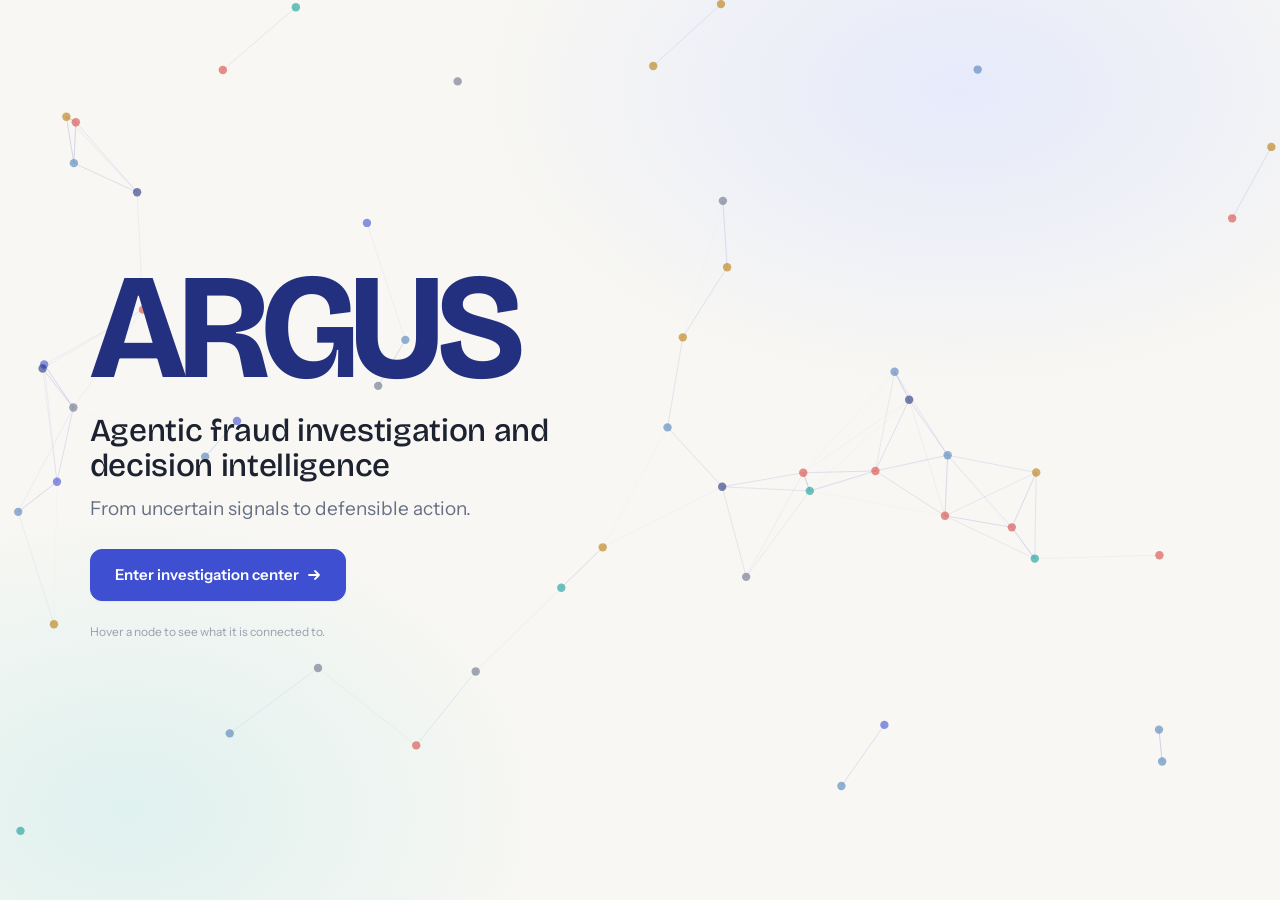
<file: frontend/index.html>
<!DOCTYPE html>
<html lang="en">
<head>
<meta charset="utf-8">
<meta name="viewport" content="width=device-width, initial-scale=1, viewport-fit=cover">
<title>ARGUS: Agentic fraud investigation</title>
<link rel="preconnect" href="https://fonts.googleapis.com">
<link rel="preconnect" href="https://fonts.gstatic.com" crossorigin>
<link href="https://fonts.googleapis.com/css2?family=Bricolage+Grotesque:opsz,wght@12..96,500;12..96,700&family=Instrument+Sans:wght@400;500;600&display=swap" rel="stylesheet">
<link rel="stylesheet" href="assets/app.css">
</head>
<body>
<div id="cur-dot"><i></i></div><div id="cur-ring"><span></span></div>

<section id="landing" aria-label="ARGUS introduction">
  <canvas id="lcv"></canvas>
  <div class="ltip" id="ltip"></div>
  <div class="lc">
    <div class="wm">ARGUS</div>
    <h1>Agentic fraud investigation and decision intelligence</h1>
    <p>From uncertain signals to defensible action.</p>
    <button class="btn primary lg mag" id="enter">Enter investigation center <svg width="14" height="14" viewBox="0 0 14 14"><path d="M2 7h10M8 3l4 4-4 4" fill="none" stroke="currentColor" stroke-width="1.8" stroke-linecap="round" stroke-linejoin="round"/></svg></button>
    <div class="hint">Hover a node to see what it is connected to.</div>
  </div>
</section>

<div id="app" hidden>
  <header class="top">
    <div class="wmk"><svg width="26" height="26" viewBox="0 0 26 26" aria-hidden="true"><circle cx="13" cy="13" r="11" fill="none" stroke="#3F4FD1" stroke-width="2"/><circle cx="13" cy="13" r="4" fill="#0F9C96"/><path d="M13 2v5M13 19v5M2 13h5M19 13h5" stroke="#3F4FD1" stroke-width="2" stroke-linecap="round"/></svg>ARGUS <small>Investigation Center</small></div>
    <nav id="nav" aria-label="Main">
      <button data-v="center">Command center</button>
      <button data-v="case">Investigation</button>
      <button data-v="memory">Case memory</button>
      <button data-v="policy">Policy</button>
      <button data-v="bench">Benchmark</button>
      <button data-v="report">Report</button>
    </nav>
    <div class="sys"><span class="dotg"></span><span class="txt">System operational</span>
      <button class="bell" id="bell" aria-label="Approvals waiting"><svg width="16" height="16" viewBox="0 0 16 16"><path d="M8 2a4 4 0 0 0-4 4v2.5L2.8 11h10.4L12 8.5V6a4 4 0 0 0-4-4zM6.5 13a1.5 1.5 0 0 0 3 0" fill="none" stroke="currentColor" stroke-width="1.4" stroke-linecap="round" stroke-linejoin="round"/></svg><i id="bellN">0</i></button>
      <button class="avatar" id="avatar" aria-label="Account">AN</button></div>
  </header>
  <main>
    <section class="view" id="v-center"></section>
    <section class="view" id="v-case">
      <div class="card chead" id="chead">
        <div class="t"><small>Fraud investigation</small><h2 id="hId"></h2></div>
        <div class="hm"><small>Risk</small><b id="hRisk" data-v="0">0</b></div>
        <div class="hm"><small>Confidence</small><b id="hConf" data-v="0">0%</b></div>
        <div class="hm"><small>Uncertainty</small><b id="hUnc">High</b></div>
        <div class="hm"><small>Status</small><span class="chip" id="hStat"></span></div>
        <button class="btn sm" id="hRep">View case report</button>
      </div>
      <div class="ws">
        <aside class="colL">
          <div class="card sec"><h3>Case timeline</h3><ul class="tl" id="tl"></ul></div>
          <div class="card sec"><details open><summary>Agent activity</summary><ul class="act" id="act"></ul></details></div>
        </aside>
        <div class="card gcard" id="gcard">
          <canvas id="gcv" aria-label="Relationship graph of the case"></canvas>
          <div class="legend" id="legend"></div>
          <div class="gnote" id="gnote"></div>
          <div class="ncard" id="ncard"></div>
          <div class="gtool">
            <div class="dp"><b><span>Relationship depth</span><span id="dpv">1</span></b><input type="range" id="dp" min="1" max="4" step="1" value="1" aria-label="Relationship depth"><div class="ticks"><span>1</span><span>2</span><span>3</span><span>4</span></div></div>
            <div class="zb"><button id="zi" aria-label="Zoom in">+</button><button id="zo" aria-label="Zoom out">−</button><button id="zr" aria-label="Reset view" style="width:auto;padding:0 10px;font-size:12px">Reset</button></div>
          </div>
        </div>
        <aside class="colR">
          <div class="card agent">
            <div class="ag-h"><b>Investigation agent</b><span class="live" id="live">Working</span></div>
            <div class="ag-b"><small>Current objective</small><div>Determine whether the available evidence supports intervention.</div></div>
            <div class="ag-b"><small>Current assessment</small>
              <div class="assess">
                <div class="radial"><svg viewBox="0 0 118 118"><circle class="bg" cx="59" cy="59" r="52"/><circle class="fg" id="rfg" cx="59" cy="59" r="52"/></svg><div><b id="rconf" data-v="0">0%</b><small>Confidence</small></div></div>
                <div><div class="kv"><small>Risk</small><b id="aRisk" data-v="0">0</b></div><div class="kv"><small>Uncertainty</small><b id="aUnc" data-v="100">100%</b></div><div class="kv"><small>Recommendation</small></div><div id="aRec" style="font-weight:600;font-size:13px;margin-top:-2px">Gathering signals</div></div>
              </div>
              <div class="ubar"><div class="lb"><span>Low uncertainty</span><span>High</span></div><div class="tr"><i id="uMark" style="left:100%"></i></div></div>
            </div>
            <div class="ag-b"><small>Findings</small><ul class="flist" id="fnd"></ul></div>
            <div id="gapWrap"></div>
            <div class="slot" id="slot"></div>
          </div>
        </aside>
      </div>
      <div class="card dock" id="dock">
        <div class="dock-h" id="dtabs" role="tablist">
          <button data-t="ev" class="on">Evidence</button><button data-t="fi">Findings</button><button data-t="pc">Prior cases</button><button data-t="po">Policy</button><button data-t="de">Decision</button>
          <button class="btn sm ghost tg" id="dtg">Collapse</button>
        </div>
        <div class="dock-b" id="dbody"></div>
      </div>
    </section>
    <section class="view" id="v-memory"></section>
    <section class="view" id="v-policy"></section>
    <section class="view" id="v-bench"></section>
    <section class="view" id="v-report"></section>
  </main>
</div>
<div id="modal"></div>
<div id="toasts" aria-live="polite"></div>

<script src="assets/app.js"></script>
</body>
</html>
</file>
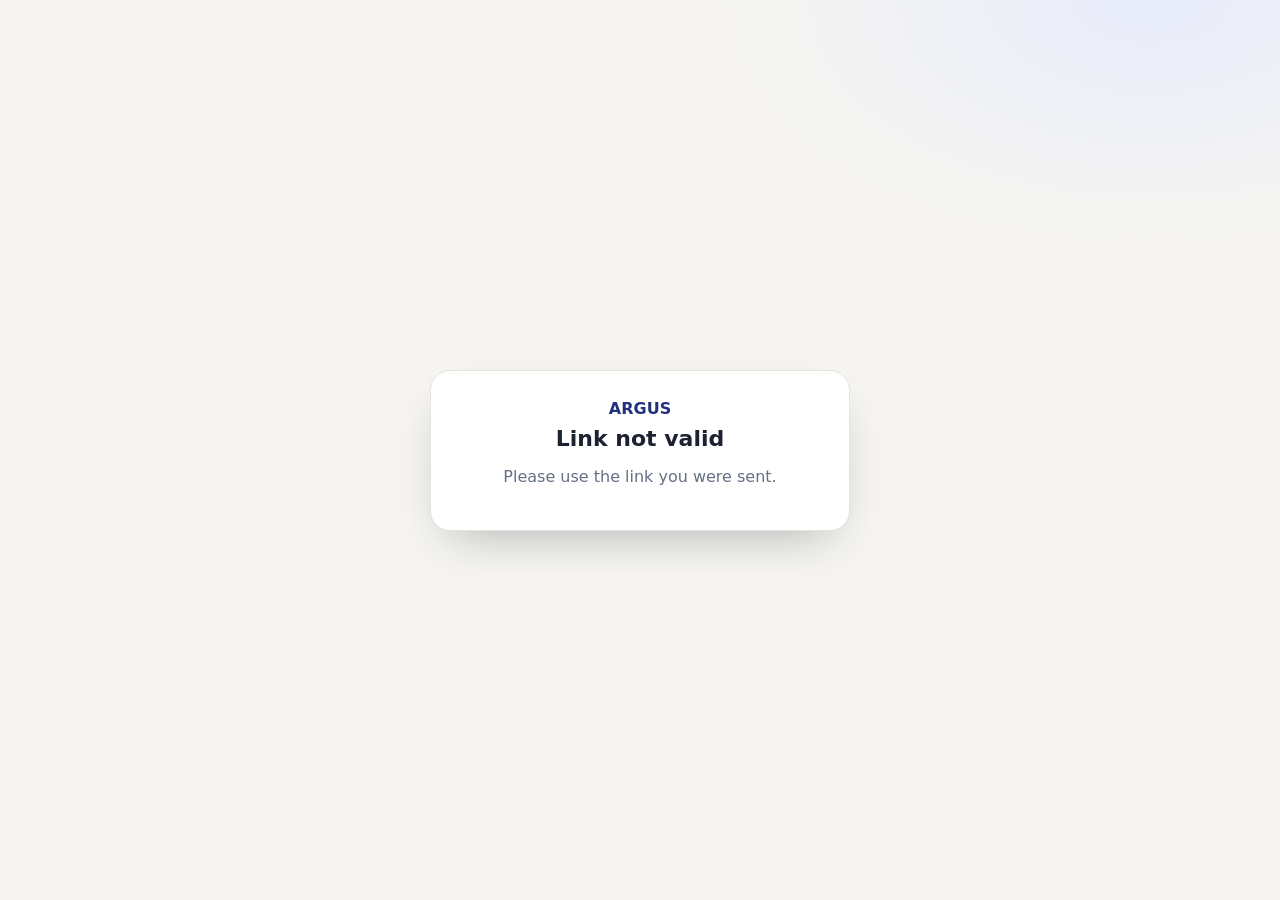
<file: frontend/customer.html>
<!DOCTYPE html>
<html lang="en">
<head>
<meta charset="utf-8">
<meta name="viewport" content="width=device-width, initial-scale=1">
<title>Confirm a payment</title>
<style>
:root{--ink:#1D2230;--slate:#667085;--indigo:#3F4FD1;--red:#D9463F;--line:#E5E3DC}
*{box-sizing:border-box}
body{margin:0;min-height:100vh;display:grid;place-items:center;padding:20px;font-family:'Instrument Sans','Segoe UI',system-ui,sans-serif;color:var(--ink);background:radial-gradient(700px 400px at 90% 0,#E8ECFB,transparent 60%),#F6F5F1}
.card{width:min(420px,100%);background:#fff;border:1px solid var(--line);border-radius:20px;padding:28px;box-shadow:0 20px 50px -20px rgba(29,34,48,.35);text-align:center}
small{color:var(--slate)}h1{font-size:22px;margin:8px 0}
.amt{font-size:44px;font-weight:700;letter-spacing:-.04em;margin:10px 0 4px}
dl{display:grid;grid-template-columns:auto auto;justify-content:center;gap:4px 18px;text-align:left;margin:12px 0 20px}dt{color:var(--slate)}dd{margin:0;font-weight:600}
button{display:block;width:100%;padding:13px;border-radius:12px;border:1px solid var(--line);font:600 15px inherit;cursor:pointer;margin-top:10px;background:#fff}
button.p{background:var(--indigo);color:#fff;border-color:var(--indigo)}button.d{background:var(--red);color:#fff;border-color:var(--red)}
.brand{font-weight:700;color:#22307F;margin-bottom:6px}
</style>
</head>
<body>
<div class="card" id="c"><div class="brand">ARGUS</div><small>Loading...</small></div>
<script>
const q=new URLSearchParams(location.search),r=q.get('r'),t=q.get('t'),c=document.getElementById('c');
const money=n=>'\u20B9'+Math.round(n).toLocaleString('en-IN');
function msg(title,text){c.innerHTML=`<div class="brand">ARGUS</div><h1>${title}</h1><p style="color:#667085">${text}</p>`}
async function answer(ok){
  c.querySelectorAll('button').forEach(b=>b.disabled=true);
  const res=await fetch(`/api/evidence-requests/${r}/respond`,{method:'POST',headers:{'Content-Type':'application/json'},body:JSON.stringify({authorized:ok,token:t})});
  if(res.ok)msg('Thank you','Your answer has been sent to the fraud team.');
  else{const j=await res.json().catch(()=>({}));msg('Something went wrong',j.detail||'Please try again.')}
}
(async()=>{
  if(!r||!t)return msg('Link not valid','Please use the link you were sent.');
  const res=await fetch(`/api/evidence-requests/${r}/public?t=${encodeURIComponent(t)}`);
  if(!res.ok)return msg('Link not valid','This link is invalid or has expired.');
  const d=await res.json();
  if(d.status!=='pending')return msg('Already answered','This request has already been answered. Thank you.');
  const when=new Date(d.when).toLocaleString('en-GB',{day:'2-digit',month:'short',year:'numeric',hour:'2-digit',minute:'2-digit'});
  if(d.type==='step_up'){
    c.innerHTML=`<div class="brand">ARGUS</div><small>Step-up authentication</small><h1>Verify your identity</h1><p style="color:#667085">We noticed unusual activity on your account. Confirm it is you.</p><button class="p" id="y">Yes, it is me</button><button id="n">No, this is not me</button>`;
  }else{
    c.innerHTML=`<div class="brand">ARGUS</div><small>Transaction validation</small><h1>Did you authorize this transaction?</h1><div class="amt">${money(d.amount)}</div><dl><dt>Merchant</dt><dd>${d.merchant}</dd><dt>Date</dt><dd>${when}</dd></dl><button class="p" id="y">Yes, I authorized it</button><button class="d" id="n">No, I did not</button>`;
  }
  document.getElementById('y').onclick=()=>answer(true);document.getElementById('n').onclick=()=>answer(false);
})();
</script>
</body>
</html>
</file>
<file: frontend/assets/app.css>
:root{box-sizing:border-box;padding-top:env(safe-area-inset-top,0px);padding-bottom:env(safe-area-inset-bottom,0px);color-scheme:light;
--bg:#F6F5F1;--card:#fff;--line:#E5E3DC;--line2:#EFEDE7;--ink:#1D2230;--slate:#667085;--mute:#98A0AE;
--indigo:#3F4FD1;--indigo2:#22307F;--indigoS:#EEF0FD;--teal:#0F9C96;--tealS:#E4F5F4;
--red:#D9463F;--redS:#FDECEA;--amber:#B87A08;--amberS:#FFF3D9;--green:#1E9A62;--greenS:#E3F4EB;
--sh:0 1px 2px rgba(29,34,48,.05),0 8px 22px -10px rgba(29,34,48,.12);
--shH:0 2px 4px rgba(29,34,48,.05),0 22px 40px -16px rgba(63,79,209,.30);
--ease:cubic-bezier(.2,.8,.2,1);
--f1:'Bricolage Grotesque','Segoe UI',system-ui,sans-serif;--f2:'Instrument Sans','Segoe UI',system-ui,sans-serif}
*,*::before,*::after{box-sizing:inherit;margin:0}
html{scroll-padding-top:calc(env(safe-area-inset-top,0px) + 70px);scroll-behavior:smooth}
html,body{min-height:100%}
body{font-family:var(--f2);color:var(--ink);font-size:14px;line-height:1.45;-webkit-font-smoothing:antialiased;font-variant-numeric:tabular-nums;
background:radial-gradient(900px 520px at 88% -8%,#E8ECFB 0,transparent 62%),radial-gradient(700px 440px at -6% 4%,#E1F2F0 0,transparent 58%),var(--bg);background-attachment:fixed}
button{font:inherit;color:inherit;background:none;border:0;cursor:pointer}
select,input{font:inherit;color:inherit}
:focus-visible{outline:2px solid var(--indigo);outline-offset:2px;border-radius:6px}
[hidden]{display:none!important}
h1,h2,h3{font-family:var(--f1);font-weight:700;letter-spacing:-.02em;line-height:1.1}
small{color:var(--slate);font-size:12px}
.mute{color:var(--slate)}
/* cursor */
#cur-dot,#cur-ring{position:fixed;left:0;top:0;pointer-events:none;z-index:9999;opacity:0;transition:opacity .2s}
body.curon #cur-dot,body.curon #cur-ring{opacity:1}
#cur-dot i{position:absolute;width:6px;height:6px;margin:-3px 0 0 -3px;border-radius:50%;background:var(--indigo)}
#cur-ring span{position:absolute;left:0;top:0;width:32px;height:32px;transform:translate(-50%,-50%);border:1.5px solid rgba(63,79,209,.5);border-radius:50%;transition:width .22s var(--ease),height .22s var(--ease),background .2s,border-color .2s}
#cur-ring span::before,#cur-ring span::after{content:"";position:absolute;background:var(--red);opacity:0;transition:opacity .15s}
#cur-ring span::before{left:50%;top:-5px;bottom:-5px;width:1.5px;margin-left:-.75px}
#cur-ring span::after{top:50%;left:-5px;right:-5px;height:1.5px;margin-top:-.75px}
body[data-cur=hover] #cur-ring span{width:52px;height:52px;background:rgba(63,79,209,.08);border-color:rgba(63,79,209,.7)}
body[data-g=node] #cur-ring span{width:34px;height:34px;border-color:var(--red);background:rgba(217,70,63,.06)}
body[data-g=node] #cur-ring span::before,body[data-g=node] #cur-ring span::after{opacity:.85}
body[data-g=grab] #cur-ring span{width:44px;height:44px;border-style:dashed}
body[data-g=grabbing] #cur-ring span{width:26px;height:26px;background:rgba(63,79,209,.14)}
body.fine,body.fine *{cursor:none!important}
/* landing */
#landing{position:fixed;inset:0;z-index:60;background:radial-gradient(800px 500px at 75% 10%,#E6EAFB 0,transparent 60%),radial-gradient(700px 500px at 10% 90%,#DFF1EF 0,transparent 60%),#F8F7F3;transition:opacity .6s var(--ease),transform .6s var(--ease),filter .6s var(--ease)}
#landing.out{opacity:0;transform:scale(1.03);filter:blur(6px);pointer-events:none}
#lcv{position:absolute;inset:0;width:100%;height:100%}
.lc{position:relative;z-index:2;height:100%;display:flex;flex-direction:column;justify-content:center;padding:0 max(24px,7vw);max-width:1100px;pointer-events:none}
.lc>*{pointer-events:auto}
.lc .wm{font-family:var(--f1);font-weight:700;font-size:clamp(56px,13vw,150px);letter-spacing:-.05em;line-height:.9;color:var(--indigo2)}
.lc h1{font-size:clamp(20px,3vw,32px);font-weight:500;margin-top:18px;letter-spacing:-.01em;max-width:24ch;color:var(--ink)}
.lc p{margin-top:12px;font-size:clamp(15px,1.8vw,19px);color:var(--slate);max-width:36ch}
.lc .hint{margin-top:22px;font-size:12px;color:var(--mute)}
.ltip{position:absolute;z-index:3;background:#fff;border:1px solid var(--line);border-radius:12px;padding:10px 12px;box-shadow:var(--shH);font-size:12px;pointer-events:none;opacity:0;transform:translateY(4px);transition:opacity .15s,transform .15s;min-width:170px}
.ltip.on{opacity:1;transform:none}
.ltip b{display:block;font-size:11px;color:var(--slate);font-weight:500}
.ltip strong{font-family:var(--f1);font-size:15px}
/* buttons */
.btn{display:inline-flex;align-items:center;gap:8px;justify-content:center;padding:9px 16px;border-radius:10px;border:1px solid var(--line);background:#fff;font-weight:600;font-size:13px;box-shadow:0 1px 2px rgba(29,34,48,.05);transition:transform .2s var(--ease),box-shadow .2s var(--ease),background .2s,border-color .2s,color .2s}
.btn:hover{transform:scale(1.02);box-shadow:0 8px 18px -8px rgba(29,34,48,.25);border-color:#cfd2dc}
.btn:active{transform:scale(.99)}
.btn svg{transition:transform .2s var(--ease)}.btn:hover svg{transform:translateX(3px)}
.btn.primary{background:var(--indigo);border-color:var(--indigo);color:#fff}
.btn.primary:hover{background:#3443BC;border-color:#3443BC;box-shadow:0 12px 24px -10px rgba(63,79,209,.6)}
.btn.danger{background:var(--red);border-color:var(--red);color:#fff}
.btn.ghost{background:transparent;box-shadow:none}
.btn.lg{padding:14px 24px;font-size:15px;border-radius:12px;margin-top:26px;align-self:flex-start}
.btn.sm{padding:6px 11px;font-size:12px;border-radius:8px}
.btn[disabled]{opacity:.45;pointer-events:none}
/* header */
.top{position:sticky;top:env(safe-area-inset-top,0px);z-index:30;height:60px;display:flex;align-items:center;gap:18px;padding:0 max(16px,env(safe-area-inset-left,0px));padding-left:24px;padding-right:24px;background:rgba(246,245,241,.86);backdrop-filter:blur(14px);-webkit-backdrop-filter:blur(14px);border-bottom:1px solid var(--line)}
.wmk{display:flex;align-items:center;gap:9px;font-family:var(--f1);font-weight:700;font-size:20px;letter-spacing:-.03em;color:var(--indigo2);white-space:nowrap}
.wmk small{font-family:var(--f2);font-weight:500;letter-spacing:0;font-size:12px}
.top nav{display:flex;gap:2px;overflow-x:auto;scrollbar-width:none;flex:1}
.top nav button{padding:7px 12px;border-radius:9px;color:var(--slate);font-weight:500;white-space:nowrap;transition:background .2s,color .2s}
.top nav button:hover{background:rgba(63,79,209,.07);color:var(--ink)}
.top nav button.on{background:#fff;color:var(--indigo2);box-shadow:var(--sh)}
.sys{display:flex;align-items:center;gap:14px;font-size:12px;color:var(--slate);white-space:nowrap}
.dotg{width:8px;height:8px;border-radius:50%;background:var(--green);box-shadow:0 0 0 3px var(--greenS)}
.bell{position:relative;width:34px;height:34px;border-radius:50%;display:grid;place-items:center;border:1px solid var(--line);background:#fff}
.bell i{position:absolute;top:-3px;right:-3px;min-width:16px;height:16px;border-radius:8px;background:var(--red);color:#fff;font:600 10px/16px var(--f2);text-align:center;font-style:normal;padding:0 4px}
.avatar{width:34px;height:34px;border-radius:50%;background:var(--indigoS);color:var(--indigo2);display:grid;place-items:center;font-weight:600;font-size:12px}
/* views */
main{padding-bottom:60px}
.view{display:none;padding:24px;max-width:1520px;margin:0 auto}
.view.on{display:block;animation:vin .4s var(--ease)}
@keyframes vin{from{opacity:0;transform:translateY(12px)}}
.vh{display:flex;justify-content:space-between;align-items:flex-end;gap:16px;flex-wrap:wrap;margin-bottom:18px}
.vh h2{font-size:30px}.vh p{color:var(--slate);margin-top:6px;max-width:60ch}
.card{background:var(--card);border:1px solid var(--line);border-radius:16px;box-shadow:var(--sh)}
.pad{padding:18px}
/* metrics */
.metrics{display:grid;grid-template-columns:repeat(auto-fit,minmax(180px,1fr));gap:14px;margin-bottom:16px}
.metric{position:relative;padding:18px;overflow:hidden;transition:transform .3s var(--ease),box-shadow .3s var(--ease),border-color .3s}
.metric:hover{transform:translateY(-5px);box-shadow:var(--shH);border-color:var(--mc)}
.metric::before{content:"";position:absolute;left:0;top:0;height:3px;width:100%;background:var(--mc);opacity:0;transition:opacity .3s}
.metric:hover::before{opacity:1}
.metric .k{color:var(--slate);font-size:13px}
.metric .num{font-family:var(--f1);font-weight:700;font-size:46px;letter-spacing:-.04em;margin:8px 0 2px;transition:transform .3s var(--ease);transform-origin:left;color:var(--ink)}
.metric:hover .num{transform:scale(1.04)}
.metric .sub{font-size:12px;color:var(--mc);font-weight:500}
.metric svg{position:absolute;right:14px;bottom:14px;width:78px;height:30px;opacity:.9}
.metric svg path{fill:none;stroke:var(--mc);stroke-width:2;stroke-linecap:round;stroke-dasharray:1;stroke-dashoffset:0}
.metric:hover svg path{animation:draw 1s var(--ease)}
@keyframes draw{from{stroke-dashoffset:1}}
/* risk distribution */
.rd{padding:18px;margin-bottom:16px}
.rd-h{display:flex;justify-content:space-between;align-items:baseline;gap:10px}
.rd-h b{font-family:var(--f1);font-size:17px}.rd-h span{font-weight:600;color:var(--indigo)}
.hist{display:flex;align-items:flex-end;gap:6px;height:70px;margin:12px 0 6px}
.hist div{flex:1;border-radius:6px 6px 2px 2px;min-height:4px;transition:height .5s var(--ease),opacity .3s,background .3s;position:relative}
.hist div span{position:absolute;top:-16px;left:0;right:0;text-align:center;font-size:11px;color:var(--slate)}
input[type=range]{-webkit-appearance:none;appearance:none;width:100%;height:24px;background:transparent}
input[type=range]::-webkit-slider-runnable-track{height:6px;border-radius:3px;background:linear-gradient(90deg,#CFE9E1,#F3E3B8,#F2C4BE)}
input[type=range]::-moz-range-track{height:6px;border-radius:3px;background:linear-gradient(90deg,#CFE9E1,#F3E3B8,#F2C4BE)}
input[type=range]::-webkit-slider-thumb{-webkit-appearance:none;width:20px;height:20px;border-radius:50%;background:#fff;border:2px solid var(--indigo);margin-top:-7px;box-shadow:0 2px 8px rgba(63,79,209,.35);transition:transform .15s}
input[type=range]::-moz-range-thumb{width:16px;height:16px;border-radius:50%;background:#fff;border:2px solid var(--indigo);box-shadow:0 2px 8px rgba(63,79,209,.35)}
input[type=range]:active::-webkit-slider-thumb{transform:scale(1.15)}
input.plain::-webkit-slider-runnable-track{background:var(--line)}input.plain::-moz-range-track{background:var(--line)}
.scale{display:flex;justify-content:space-between;font-size:12px;color:var(--slate)}
/* filters */
.filters{display:flex;flex-wrap:wrap;gap:10px;align-items:center;margin-bottom:16px}
.sel{position:relative}
.sel select{-webkit-appearance:none;appearance:none;padding:8px 30px 8px 12px;border-radius:10px;border:1px solid var(--line);background:#fff url("data:image/svg+xml,%3Csvg xmlns='http://www.w3.org/2000/svg' width='10' height='6'%3E%3Cpath d='M1 1l4 4 4-4' fill='none' stroke='%23667085' stroke-width='1.6'/%3E%3C/svg%3E") no-repeat right 11px center;font-weight:500;font-size:13px;max-width:200px}
.range{display:flex;align-items:center;gap:10px;padding:4px 14px;background:#fff;border:1px solid var(--line);border-radius:10px;min-width:230px}
.range span{white-space:nowrap;font-size:13px;font-weight:500}
.range input{min-width:90px}
.count{margin-left:auto;color:var(--slate);font-size:13px}
/* case cards */
.cgrid{display:grid;grid-template-columns:repeat(auto-fill,minmax(270px,1fr));gap:14px}
.ccard{position:relative;padding:16px;background:#fff;border:1px solid var(--line);border-radius:16px;box-shadow:var(--sh);transition:transform .3s var(--ease),box-shadow .3s var(--ease),border-color .3s;animation:vin .4s var(--ease) backwards}
.ccard:hover,.ccard:focus-visible{transform:translateY(-6px);box-shadow:var(--shH);border-color:var(--cc)}
.ccard.high{--cc:var(--red)}.ccard.med{--cc:var(--amber)}.ccard.low{--cc:var(--green)}
.cc-top{display:flex;justify-content:space-between;align-items:center}
.cc-top b{font-family:var(--f1);font-size:19px;letter-spacing:-.02em}
.gauge{position:relative;width:44px;height:44px}
.gauge svg{width:44px;height:44px;transform:rotate(-90deg)}
.gauge circle{fill:none;stroke-width:4}
.gauge .bg{stroke:var(--line2)}.gauge .fg{stroke:var(--cc);stroke-linecap:round;stroke-dasharray:106.8;transition:stroke-dashoffset .8s var(--ease)}
.gauge span{position:absolute;inset:0;display:grid;place-items:center;font-weight:600;font-size:13px;color:var(--cc)}
.cc-tag{font-size:12px;font-weight:600;color:var(--cc);margin-top:2px}
.ccard p{margin:10px 0 12px;min-height:38px}
.ev{display:flex;align-items:center;gap:9px;font-size:12px;color:var(--slate)}
.ev i{flex:1;height:6px;background:var(--line2);border-radius:3px;overflow:hidden}
.ev u{display:block;height:100%;width:0;background:linear-gradient(90deg,var(--teal),var(--indigo));border-radius:3px;transition:width .8s var(--ease)}
.ev em{font-style:normal;font-weight:600;color:var(--ink)}
.cc-foot{display:flex;align-items:center;gap:8px;margin-top:14px;flex-wrap:wrap;min-height:30px}
.cc-foot .open{margin-left:auto;padding:6px 12px;border-radius:8px;background:var(--indigo);color:#fff;font-weight:600;font-size:12px;opacity:0;transform:translateY(6px);transition:opacity .25s,transform .25s var(--ease)}
.ccard:hover .open,.ccard:focus-visible .open{opacity:1;transform:none}
@media (hover:none){.cc-foot .open{opacity:1;transform:none}}
.bm{font-size:11px;color:var(--teal);background:var(--tealS);padding:2px 8px;border-radius:20px;font-weight:600}
.chip{display:inline-flex;align-items:center;gap:6px;padding:3px 10px;border-radius:20px;font-size:12px;font-weight:600;background:var(--indigoS);color:var(--indigo2)}
.chip.amber{background:var(--amberS);color:var(--amber)}.chip.teal{background:var(--tealS);color:#0B7C77}.chip.green{background:var(--greenS);color:var(--green)}.chip.red{background:var(--redS);color:var(--red)}.chip.grey{background:#EEEDE8;color:var(--slate)}
.empty{grid-column:1/-1;text-align:center;padding:50px 20px;color:var(--slate)}
.morph{position:fixed;z-index:50;background:#fff;border:1px solid var(--line);border-radius:16px;box-shadow:var(--shH);transition:all .46s var(--ease);pointer-events:none}
.morph.go{left:0!important;top:calc(60px + env(safe-area-inset-top,0px))!important;width:100vw!important;height:calc(100vh - 60px)!important;border-radius:0;border-color:transparent}
/* workspace */
.chead{display:flex;flex-wrap:wrap;align-items:center;gap:22px;padding:18px 20px;margin-bottom:14px}
.chead .t{margin-right:auto}
.chead .t small{display:block}.chead h2{font-size:32px}
.hm{min-width:86px}.hm small{display:block}.hm b{font-family:var(--f1);font-size:30px;letter-spacing:-.03em}
.ws{display:grid;grid-template-columns:270px minmax(0,1fr) 350px;gap:14px;align-items:start}
.colL,.colR{display:flex;flex-direction:column;gap:14px}
.sec{padding:16px}.sec h3{font-size:15px;margin-bottom:12px;display:flex;justify-content:space-between;align-items:center}
ul{list-style:none;padding:0}
.tl{position:relative}
.tli{position:relative;display:grid;grid-template-columns:20px 1fr auto;gap:10px;padding-bottom:14px}
.tli::before{content:"";position:absolute;left:9px;top:20px;bottom:-2px;width:1.5px;background:var(--line)}
.tli:last-child::before{display:none}
.tli .dot{width:20px;height:20px;border-radius:50%;background:var(--indigo);color:#fff;display:grid;place-items:center;z-index:1}
.tli.pending .dot{background:#fff;border:2px solid var(--amber);animation:pulse 1.6s infinite}
.tli b{font-weight:600;font-size:13px;display:block}.tli small{display:block;line-height:1.35}
.tli time{font-size:11px;color:var(--mute)}
.tli.fresh{animation:tin .5s var(--ease)}
.tli.fresh .dot{animation:pop .5s var(--ease)}
@keyframes tin{from{opacity:0;transform:translateX(-10px)}}
@keyframes pop{0%{transform:scale(0)}70%{transform:scale(1.25)}}
@keyframes pulse{0%{box-shadow:0 0 0 0 rgba(184,122,8,.4)}70%,100%{box-shadow:0 0 0 8px rgba(184,122,8,0)}}
details summary{cursor:pointer;font-family:var(--f1);font-weight:700;font-size:15px;list-style:none;display:flex;justify-content:space-between;align-items:center}
details summary::-webkit-details-marker{display:none}
details summary::after{content:"";width:8px;height:8px;border-right:1.5px solid var(--slate);border-bottom:1.5px solid var(--slate);transform:rotate(45deg);transition:transform .2s}
details[open] summary::after{transform:rotate(-135deg)}
.act{margin-top:12px;max-height:230px;overflow:auto}
.act li{display:grid;grid-template-columns:62px 1fr;gap:6px;padding:6px 0;border-top:1px solid var(--line2);font-size:12px}
.act li time{color:var(--mute)}
.act li.fresh{animation:tin .45s var(--ease)}
.gcard{position:relative;height:620px;overflow:hidden;background-image:radial-gradient(circle,#DAD8D0 1px,transparent 1.2px);background-size:22px 22px;background-color:#FCFBF9}
#gcv{position:absolute;inset:0;width:100%;height:100%;touch-action:none;display:block}
.gtool{position:absolute;left:14px;right:14px;bottom:14px;display:flex;flex-wrap:wrap;gap:12px 20px;align-items:center;padding:10px 14px;background:rgba(255,255,255,.88);backdrop-filter:blur(8px);-webkit-backdrop-filter:blur(8px);border:1px solid var(--line);border-radius:14px}
.gtool .dp{flex:1;min-width:190px}
.gtool .dp b{font-size:12px;display:flex;justify-content:space-between}
.ticks{display:flex;justify-content:space-between;font-size:11px;color:var(--mute);padding:0 2px}
.zb{display:flex;gap:6px}.zb button{width:30px;height:30px;border:1px solid var(--line);border-radius:8px;background:#fff;font-weight:600}
.legend{position:absolute;left:14px;top:14px;display:flex;flex-wrap:wrap;gap:6px 12px;max-width:65%;font-size:11px;color:var(--slate);background:rgba(255,255,255,.8);padding:6px 10px;border-radius:10px;border:1px solid var(--line2)}
.legend span{display:flex;align-items:center;gap:5px}.legend i{width:9px;height:9px;border-radius:3px;display:block}
.ncard{position:absolute;left:0;top:0;width:212px;background:#fff;border:1px solid var(--line);border-radius:14px;padding:12px;box-shadow:var(--shH);opacity:0;pointer-events:none;transition:opacity .15s;z-index:5;font-size:12px}
.ncard.on{opacity:1;pointer-events:auto}
.ncard small{text-transform:none}.ncard strong{font-family:var(--f1);font-size:17px;display:block;margin-bottom:8px}
.ncard dl{display:grid;grid-template-columns:1fr auto;gap:4px 8px;margin-bottom:10px}.ncard dt{color:var(--slate)}.ncard dd{font-weight:600;text-align:right}
.ncard .btn{width:100%}
.gnote{position:absolute;right:14px;top:14px;width:250px;background:#fff;border:1px solid var(--line);border-left:3px solid var(--teal);border-radius:12px;padding:11px 13px;box-shadow:var(--shH);font-size:12px;transform:translateX(20px);opacity:0;pointer-events:none;transition:all .4s var(--ease);z-index:4}
.gnote.on{transform:none;opacity:1}.gnote b{display:block;font-size:13px;margin-bottom:2px}
.agent{padding:0;overflow:hidden}
.ag-h{display:flex;justify-content:space-between;align-items:center;padding:14px 16px;border-bottom:1px solid var(--line2)}
.ag-h b{font-family:var(--f1);font-size:15px}
.live{display:inline-flex;align-items:center;gap:6px;font-size:12px;color:var(--teal);font-weight:600}
.live::before{content:"";width:7px;height:7px;border-radius:50%;background:var(--teal);animation:pulse2 1.4s infinite}
.live.idle{color:var(--slate)}.live.idle::before{animation:none;background:var(--mute)}
@keyframes pulse2{50%{opacity:.3}}
.ag-b{padding:14px 16px;border-bottom:1px solid var(--line2)}
.ag-b>small{display:block;margin-bottom:6px}
.assess{display:grid;grid-template-columns:118px 1fr;gap:14px;align-items:center}
.radial{position:relative;width:118px;height:118px}
.radial svg{width:118px;height:118px;transform:rotate(-90deg)}
.radial circle{fill:none;stroke-width:9}.radial .bg{stroke:var(--line2)}
.radial .fg{stroke:var(--indigo);stroke-linecap:round;stroke-dasharray:326.7;stroke-dashoffset:326.7;transition:stroke-dashoffset 1s var(--ease)}
.radial div{position:absolute;inset:0;display:grid;place-content:center;text-align:center}
.radial b{font-family:var(--f1);font-size:28px;letter-spacing:-.03em;line-height:1}.radial small{font-size:11px}
.kv{display:flex;justify-content:space-between;align-items:baseline;padding:3px 0}.kv b{font-family:var(--f1);font-size:20px}
.ubar{margin-top:14px}.ubar .tr{position:relative;height:6px;border-radius:3px;background:linear-gradient(90deg,#CFE9E1,#F3E3B8,#F2C4BE);margin:8px 0 4px}
.ubar .tr i{position:absolute;top:-4px;width:14px;height:14px;border-radius:50%;background:#fff;border:2px solid var(--ink);margin-left:-7px;transition:left 1s var(--ease)}
.ubar .lb{display:flex;justify-content:space-between;font-size:11px;color:var(--slate)}
.flist li{display:flex;gap:8px;align-items:center;padding:3px 0}
.flist li svg{color:var(--green);flex:none}
.flist li.fresh{animation:tin .45s var(--ease)}
.gapbox{margin:0 16px 14px;padding:11px 13px;border-radius:12px;background:var(--amberS);border:1px solid #F0DBA6;color:#7A5206;display:flex;gap:10px;align-items:flex-start}
.gapbox.ok{background:var(--greenS);border-color:#BCE3CD;color:#17714A}
.gapbox svg{flex:none;margin-top:2px}
.slot{padding:16px}
.suff .big{display:flex;align-items:baseline;gap:6px}.suff .big b{font-family:var(--f1);font-size:44px;letter-spacing:-.04em}
.suff .bar{position:relative;height:14px;border-radius:7px;background:var(--line2);margin:10px 0 6px;overflow:visible}
.suff .bar u{display:block;height:100%;border-radius:7px;background:linear-gradient(90deg,var(--teal),var(--indigo));transition:width 1.1s var(--ease)}
.suff .bar s{position:absolute;top:-5px;bottom:-5px;width:2px;background:var(--ink)}
.suff .bar s::after{content:"Threshold 85%";position:absolute;top:-16px;left:-30px;font-size:10px;color:var(--slate);white-space:nowrap;text-decoration:none}
.suff .warn{display:flex;gap:8px;color:var(--amber);font-weight:600;margin:14px 0 12px;align-items:center}
.nba{border:1px solid #C8CEF4;background:linear-gradient(180deg,#F5F6FE,#fff);border-radius:14px;padding:16px;animation:vin .5s var(--ease)}
.nba small{display:block}.nba h3{font-size:22px;margin:4px 0 12px}
.nba ul li{padding:3px 0;display:flex;gap:8px;align-items:center;font-size:13px}
.nba ul li svg{color:var(--indigo);flex:none}
.nba .meta{display:flex;gap:22px;margin:14px 0}.nba .meta b{display:block;font-family:var(--f1);font-size:22px}
.nba .btns{display:flex;flex-wrap:wrap;gap:8px}
.skel{height:12px;border-radius:6px;background:linear-gradient(90deg,var(--line2),#fff,var(--line2));background-size:200% 100%;animation:sk 1.3s linear infinite;margin:9px 0}
@keyframes sk{to{background-position:-200% 0}}
.spin{width:18px;height:18px;border-radius:50%;border:2px solid var(--line);border-top-color:var(--indigo);animation:rot .8s linear infinite}
@keyframes rot{to{transform:rotate(360deg)}}
.dock{margin-top:14px;overflow:hidden}
.dock-h{display:flex;align-items:center;gap:6px;padding:10px 12px;border-bottom:1px solid var(--line2);overflow-x:auto}
.dock-h button{padding:7px 13px;border-radius:9px;color:var(--slate);font-weight:500;white-space:nowrap}
.dock-h button.on{background:var(--indigoS);color:var(--indigo2)}
.dock-h .tg{margin-left:auto}
.dock-b{padding:16px;max-height:420px;overflow:auto;transition:max-height .4s var(--ease),padding .4s}
.dock.closed .dock-b{max-height:0;padding-top:0;padding-bottom:0}
.egrid{display:grid;grid-template-columns:repeat(auto-fill,minmax(230px,1fr));gap:12px}
.ecard{border:1px solid var(--line);border-left:3px solid var(--indigo);border-radius:12px;padding:12px 14px;background:#fff}
.ecard.red{border-left-color:var(--red)}.ecard.amber{border-left-color:var(--amber)}.ecard.teal{border-left-color:var(--teal)}
.ecard b{display:block;font-size:12px;color:var(--slate);font-weight:600}.ecard p{margin:4px 0;font-weight:500}
.ecard.fresh{animation:eslide .5s var(--ease)}
@keyframes eslide{from{opacity:0;transform:translateX(24px)}}
.pc{display:grid;grid-template-columns:auto 1fr auto auto;gap:14px;align-items:center;padding:11px 0;border-top:1px solid var(--line2)}
.pc:first-child{border-top:0}
.pc .sim{font-family:var(--f1);font-weight:700;font-size:20px;min-width:52px}
.pc small{display:block}
.evo{display:grid;grid-template-columns:1fr auto 1fr;gap:14px;align-items:stretch}
.evo>div{border:1px solid var(--line);border-radius:14px;padding:14px 16px}
.evo .arr{border:0;display:grid;place-items:center;padding:0;color:var(--indigo)}
.evo .after{border-color:#C8CEF4;background:#F7F8FE}
.evo dl{display:grid;grid-template-columns:auto 1fr;gap:6px 14px;margin-top:8px;align-items:baseline}
.evo dt{color:var(--slate);font-size:12px}.evo dd{font-family:var(--f1);font-weight:700;font-size:20px}
.evo dd .up{color:var(--red);font-size:14px}.evo dd .dn{color:var(--green);font-size:14px}
.acts{display:flex;flex-wrap:wrap;gap:8px;margin-top:14px}
.acts span{padding:6px 12px;border-radius:20px;border:1px solid var(--line);font-size:12px;color:var(--slate)}
.acts span.rec{background:var(--tealS);border-color:#A9DCD9;color:#0B6E69;font-weight:600}
.pol{border:1px solid var(--line);border-radius:12px;padding:12px 14px;background:#FBFAF7}
/* policy / memory / bench / report */
.doc{max-width:760px;padding:34px 40px;background:#FFFEFB;font-family:var(--f2)}
.doc h3{font-size:24px}.doc h4{font-family:var(--f1);font-size:16px;margin:22px 0 6px}
.doc blockquote{border-left:3px solid var(--indigo);padding:4px 0 4px 16px;margin:10px 0;line-height:1.65;font-size:15px}
.doc hr{border:0;border-top:1px solid var(--line);margin:18px 0}
.two{display:grid;grid-template-columns:minmax(0,1fr) 340px;gap:16px;align-items:start}
.path{display:flex;flex-wrap:wrap;gap:6px;align-items:center}
.path span{padding:5px 10px;border-radius:8px;background:var(--indigoS);color:var(--indigo2);font-weight:600;font-size:12px}
.path i{color:var(--mute);font-style:normal}
.chk li{display:flex;gap:10px;padding:8px 0;border-top:1px solid var(--line2);align-items:flex-start}
.chk li:first-child{border-top:0}
.chk .ic{width:20px;height:20px;border-radius:50%;display:grid;place-items:center;flex:none;color:#fff;background:var(--green)}
.chk .ic.no{background:var(--mute)}.chk .ic.warn{background:var(--amber)}
.mem-top{display:flex;gap:16px;flex-wrap:wrap;margin-bottom:16px}
.mem-top .card{padding:18px;flex:1;min-width:240px}
.bigc{font-family:var(--f1);font-weight:700;font-size:54px;letter-spacing:-.04em}
.srch{width:100%;padding:11px 14px;border-radius:10px;border:1px solid var(--line);background:#fff;margin:6px 0 14px}
.bgrid{display:grid;grid-template-columns:repeat(auto-fill,minmax(150px,1fr));gap:12px}
.bc{padding:14px;text-align:left;border:1px solid var(--line);border-radius:14px;background:#fff;transition:transform .25s var(--ease),box-shadow .25s,border-color .25s}
.bc:hover{transform:translateY(-4px);box-shadow:var(--shH);border-color:var(--indigo)}
.bc b{font-family:var(--f1);font-size:16px;display:flex;justify-content:space-between;align-items:center}
.bc small{display:block;margin-top:4px}
.bc .tick{width:20px;height:20px;border-radius:50%;background:var(--green);color:#fff;display:grid;place-items:center}
.bc .tick.p{background:#fff;border:2px solid var(--line);color:transparent}.bc .tick.w{background:var(--amber)}
.pbar{height:8px;background:var(--line2);border-radius:4px;overflow:hidden;margin-top:14px}.pbar u{display:block;height:100%;background:linear-gradient(90deg,var(--teal),var(--indigo));transition:width .8s var(--ease)}
.rep{padding:8px 24px}.rep .row{display:grid;grid-template-columns:170px 1fr;gap:16px;padding:14px 0;border-top:1px solid var(--line2)}
.rep .row:first-child{border-top:0}.rep .row b{font-family:var(--f1);font-size:15px}.rep .row div{white-space:pre-line}
/* modal + toast */
#modal{position:fixed;inset:0;z-index:100;display:none;place-items:center;padding:16px}
#modal.on{display:grid}
.scrim{position:absolute;inset:0;background:rgba(29,34,48,.28);backdrop-filter:blur(3px);-webkit-backdrop-filter:blur(3px);animation:fade .25s}
.dlg{position:relative;width:min(480px,100%);max-height:calc(100vh - 32px);overflow:auto;background:#fff;border-radius:20px;padding:24px;box-shadow:0 30px 80px -20px rgba(29,34,48,.45);animation:mp .32s var(--ease)}
@keyframes mp{from{opacity:0;transform:scale(.94) translateY(8px)}}@keyframes fade{from{opacity:0}}
.dlg h3{font-size:22px;margin-bottom:6px}
.opt{display:flex;gap:12px;padding:12px 14px;border:1px solid var(--line);border-radius:12px;margin-top:10px;cursor:pointer;transition:border-color .2s,background .2s}
.opt:has(input:checked){border-color:var(--indigo);background:var(--indigoS)}
.opt input{accent-color:var(--indigo);margin-top:3px}.opt b{display:block}.opt small{display:block}
.impact{display:flex;justify-content:space-between;align-items:center;margin:16px 0;padding:12px 14px;background:var(--bg);border-radius:12px}
.impact b{font-family:var(--f1);font-size:19px}
.dlg .row{display:flex;gap:10px;justify-content:flex-end;flex-wrap:wrap;margin-top:18px}
.phone{text-align:center}
.phone .amt{font-family:var(--f1);font-size:44px;font-weight:700;letter-spacing:-.04em;margin:12px 0 4px}
.phone dl{display:grid;grid-template-columns:auto auto;justify-content:center;gap:4px 18px;margin:12px 0 4px;text-align:left}
.phone dt{color:var(--slate)}.phone dd{font-weight:600}
.phone .row{justify-content:center;flex-direction:column}
.flyer{position:fixed;z-index:120;padding:8px 14px;background:var(--indigo);color:#fff;border-radius:20px;font-weight:600;font-size:12px;box-shadow:0 10px 30px -8px rgba(63,79,209,.6);pointer-events:none;transition:transform .8s var(--ease),opacity .8s}
#toasts{position:fixed;bottom:calc(20px + env(safe-area-inset-bottom,0px));left:50%;transform:translateX(-50%);z-index:130;display:flex;flex-direction:column;gap:8px;align-items:center;pointer-events:none}
.toast{background:var(--ink);color:#fff;padding:10px 16px;border-radius:12px;font-size:13px;box-shadow:0 16px 40px -12px rgba(0,0,0,.4);animation:vin .3s var(--ease);max-width:90vw}
.resolved{text-align:center}.resolved .big{width:64px;height:64px;border-radius:50%;background:var(--green);color:#fff;display:grid;place-items:center;margin:0 auto 14px;animation:pop .6s var(--ease)}
@media (max-width:1150px){.ws{grid-template-columns:1fr}.gcard{order:1;height:560px}.colR{order:2}.colL{order:3}.two{grid-template-columns:1fr}}
@media (max-width:720px){.view{padding:14px}.top{padding:8px 12px;gap:8px 10px;height:auto;flex-wrap:wrap}.top nav{order:3;flex:1 0 100%}.sys{margin-left:auto}.sys .txt{display:none}.wmk small{display:none}.chead{gap:14px}.chead h2{font-size:26px}.evo{grid-template-columns:1fr}.evo .arr{transform:rotate(90deg)}.doc{padding:22px 20px}.rep .row{grid-template-columns:1fr;gap:4px}.pc{grid-template-columns:auto 1fr}.pc .btn,.pc .chip{grid-column:2}.legend{max-width:100%;right:14px}.gnote{top:auto;bottom:140px;width:auto;left:14px}.gcard{height:600px}.vh h2{font-size:26px}}
@media (prefers-reduced-motion:reduce){*,*::before,*::after{animation-duration:.01ms!important;animation-iteration-count:1!important;transition-duration:.01ms!important;scroll-behavior:auto!important}}

.fld{display:block;margin-top:12px;font-size:12px;color:var(--slate);font-weight:600}
.fld input{display:block;width:100%;margin-top:4px;padding:10px 12px;border:1px solid var(--line);border-radius:10px;font-size:14px;color:var(--ink);background:#fff}
.acct-pick{display:flex;gap:8px;margin-top:12px}
button.avatar{border:0;cursor:pointer;font-family:inherit}
.phone a,.dlg a{color:var(--indigo);font-weight:600}
</file>
